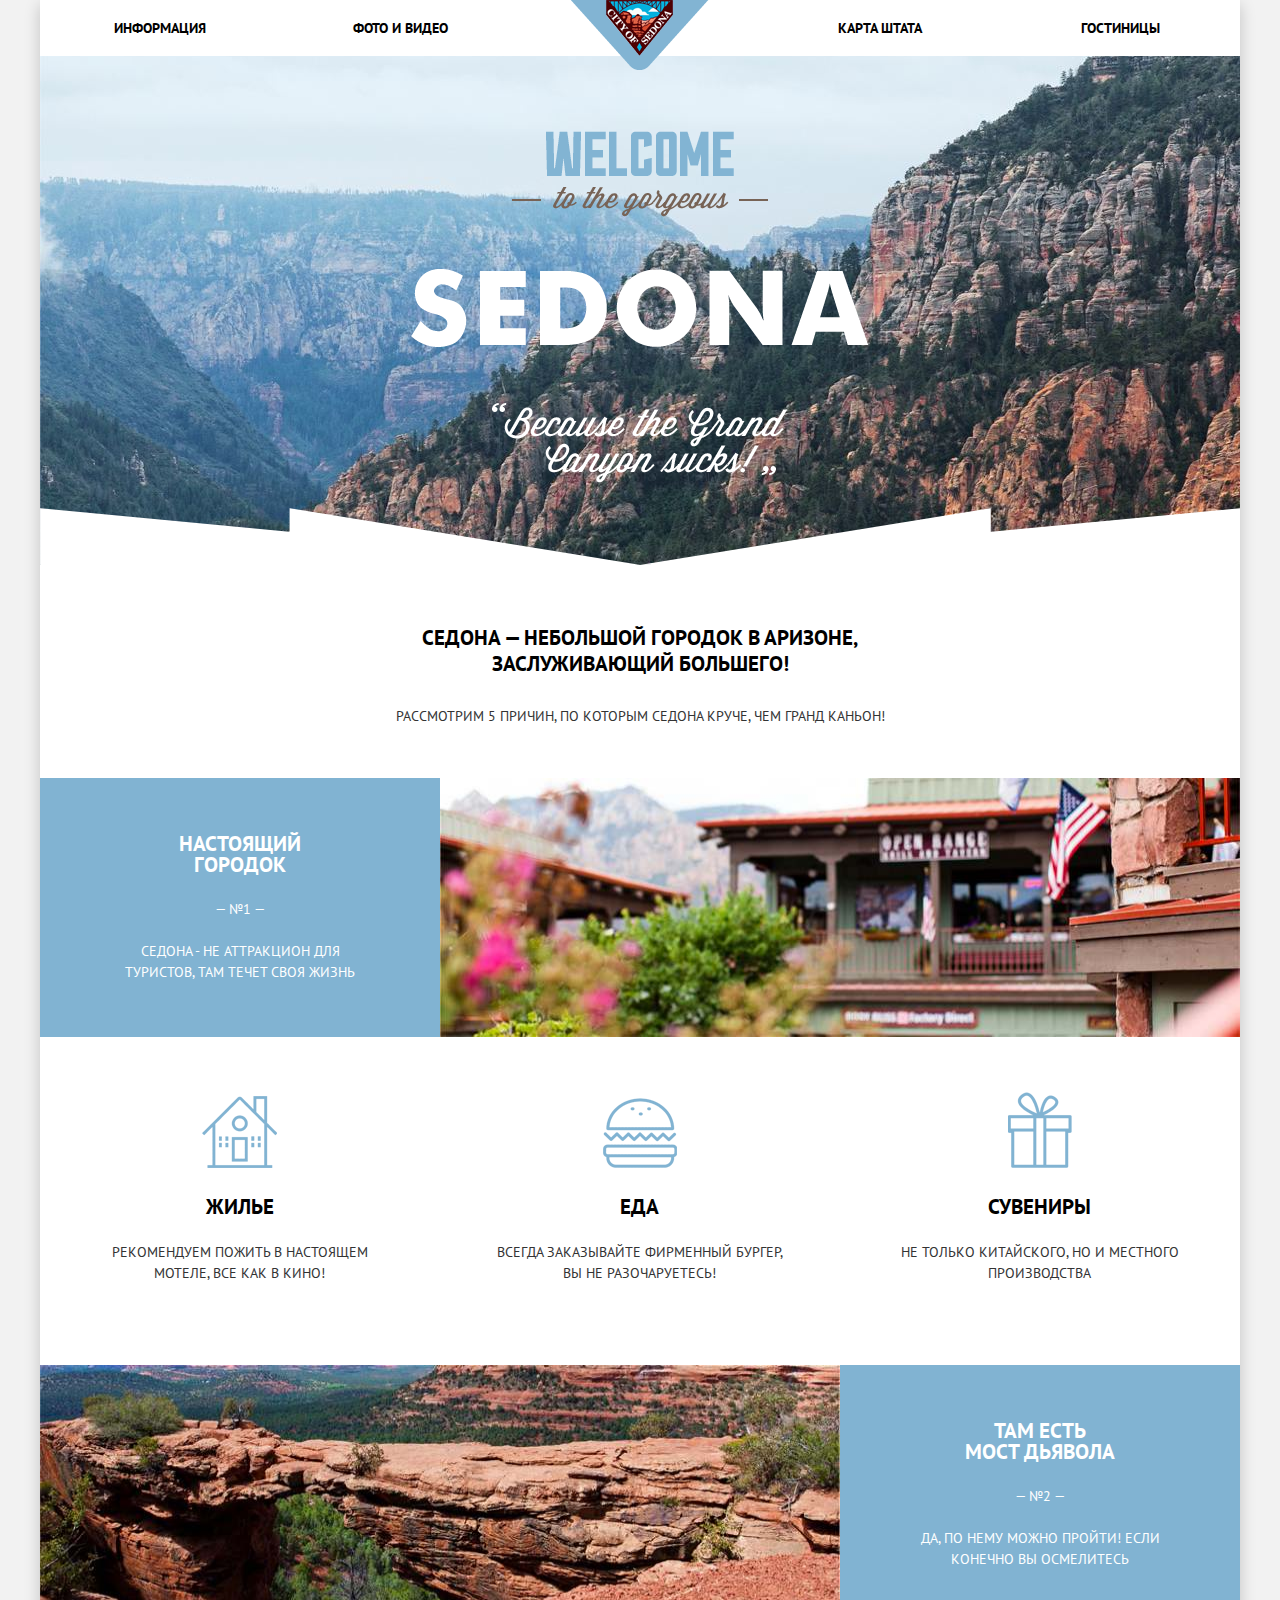
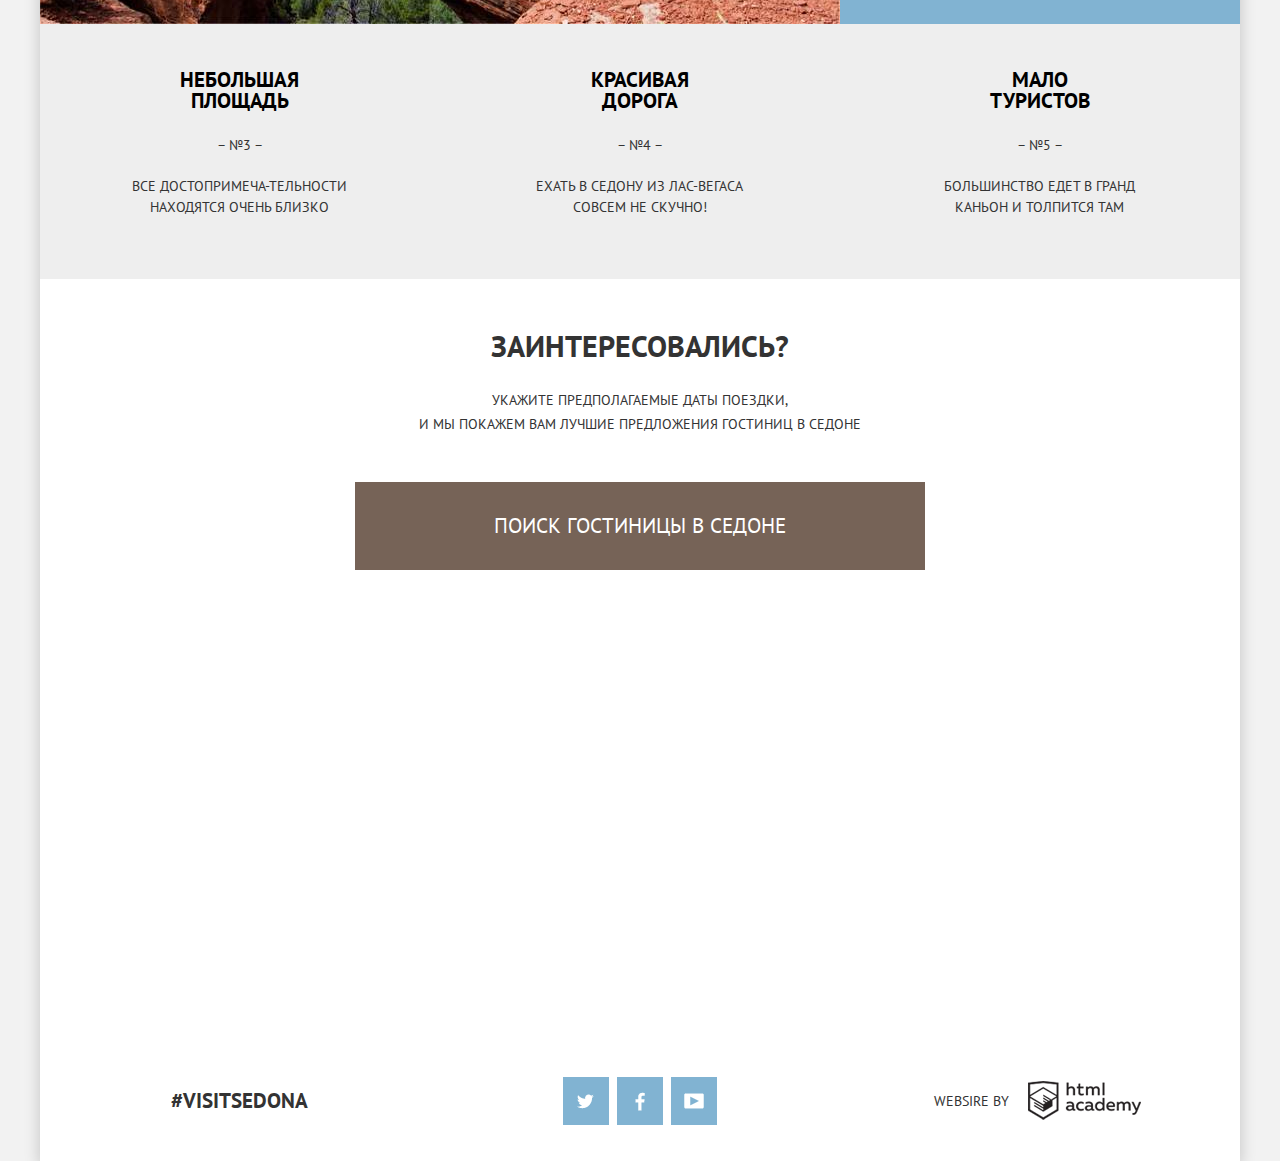
<file: index.html>
<!DOCTYPE html>
<html lang="ru">

<head>
<meta charset="utf-8">
<title>HTML Academy: Седона</title>
<link rel="stylesheet" href="css/normalize.css">
<link href="css/style.min.css" rel="stylesheet">
<link href="https://fonts.googleapis.com/css?family=PT+Sans:400,700" rel="stylesheet">
</head>
<body>
<div class="container">
<!-- Header -->
	<header class="main-header">
		<nav class="main-navigation">
		<!-- Menu -->
			<ul>
				<li><a href="sedona-hotels.html">Информация</a></li>
				<li><a href="sedona-hotels.html">Фото и видео</a></li>
				<li><a href="sedona-hotels.html">Карта штата</a></li>
				<li><a href="sedona-hotels.html">Гостиницы</a></li>
			</ul>
		</nav>
		<!-- Logo -->
		<div class="logo">
			<img src="img/logo.png" alt="logo" width="138" height="70">
		</div>
	</header>
	<div class="promo">
		<img src="img/welcome.png" alt="welcome sedona" width="458" height="352">
	</div>
	<article class="reasons">
		<div class="reason-header">
			<h1>Cедона — небольшой городок в Аризоне, заслуживающий большего!</h1>
			<p>Рассмотрим 5 причин, по которым Седона круче, чем Гранд Каньон!</p>
		</div>
		<div class="reason reason--blue">
			<div class="reason-text">
				<h2 class="reason-text--white">Настоящий городок</h2>
				<span class="reason-text--white">&mdash; №1 &mdash;</span>
				<p class="reason-text--white">Седона - не аттракцион для туристов, там течет своя жизнь</p>
			</div>
			<div class="reason-img">
				<img src="img/image2.jpg" alt="reason-picture" width="800" height="259">
			</div>
		</div>
		<div class="reason">
			<div class="reason-col reason-col-img reason-col-house">
				<h2>Жилье</h2>
				<p>Рекомендуем пожить в настоящем мотеле, все как в кино!</p>
			</div>
			<div class="reason-col reason-col-img reason-col-food">
				<h2>Еда</h2>
				<p>Всегда заказывайте фирменный бургер, Вы не разочаруетесь!</p>
			</div>
			<div class="reason-col reason-col-img reason-col-gift">
				<h2>Сувениры</h2>
				<p>Не только китайского, но и местного производства</p>
			</div>
		</div>
		<div class="reason reason--blue">
			<div class="reason-img">
				<img src="img/image1.jpg" alt="reason-picture" width="800" height="259">
			</div>
			<div class="reason-text">
				<h2 class="reason-text--white">Там есть <br> мост дьявола</h2>
				<span class="reason-text--white">&mdash; №2 &mdash;</span>
				<p class="reason-text--white">Да, по нему можно пройти! Если конечно Вы осмелитесь</p>
			</div>
		</div>
		<div class="reason reason--gray">
			<div class="reason-col reason-col--gray">
				<h2 class="reason-title">Небольшая площадь</h2>
				<p class="reason-number">– №3 –</p>
				<p>Все достопримеча-тельности находятся очень близко</p>
			</div>
			<div class="reason-col reason-col--gray">
				<h2 class="reason-title">Красивая дорога</h2>
				<p class="reason-number">– №4 –</p>
				<p>Ехать в Седону из Лас-Вегаса совсем не скучно!</p>
			</div>
			<div class="reason-col reason-col--gray">
				<h2 class="reason-title">Мало туристов</h2>
				<p class="reason-number">– №5 –</p>
				<p>Большинство едет в Гранд Каньон и толпится там</p>
			</div>
		</div>
	</article>
	<div class="search">
		<h2 class="search-title">Заинтересовались?</h2>
		<p>Укажите предполагаемые даты поездки,
		<br>и мы покажем Вам лучшие предложения гостиниц в Седоне</p>
		<a class="search-btn modal__header modal__header--clicked" href="#">Поиск гостиницы в Седоне</a>
	</div>
	<div class="popup modal__popup">

	<div class="map">
	<script type="text/javascript" charset="utf-8" async src="https://api-maps.yandex.ru/services/constructor/1.0/js/?sid=NkCrGZvV5VVaKbX_7vbwiR0x8VDN_jiU&amp;width=&amp;height=&amp;lang=ru_RU&amp;sourceType=constructor&amp;scroll=true"></script>
	</div>
	<div class="search-form-container">
		<form class="search-form" action="https://echo.htmlacademy.ru" method="post">
			<div class="form-line clearfix">
				<label for="day-in">Дата заезда:</label>
				<input class="date field" type="text" id="day-in" name="in" placeholder="24 апреля 2016" required>
				<span class="icon-calendar"></span>
			</div>
			<div class="form-line clearfix">
				<label for="day-out">Дата выезда:</label>
				<input class="date field" type="text" id="day-out" name="out" placeholder="4 июля 2016">
				<span class="icon-calendar"></span>
			</div>
			<div class="form-line clearfix">
				<div class="half-width">
					<label for="adult">Взрослые:</label>
					<div class="unit-container">
						<button class="btn minus-btn" type="button">
							<i class="icon-minus"></i>
						</button>
						<input class="unit field" type="text" name="adults" id="adult" value="2" required>
						<button class="btn plus-btn" type="button">
							<i class="icon-plus"></i>
						</button>
					</div>
				</div>
				<div class="half-width">
					<label for="children">Дети:</label>
					<div class="unit-container clearfix">
						<button class="btn minus-btn" type="button">
							<i class="icon-minus"></i>
						</button>
						<input class="unit field" type="text" name="children" id="children" value="0">
						<button class="btn plus-btn" type="button">
							<i class="icon-plus"></i>
						</button>
					</div>
				</div>
			</div>
			<div class="form-line clearfix">
				<a href="#" class="find-btn">Найти</a>
			</div>
		</form>
	</div>
	<footer class="main-footer clearfix">
		<p class="hashtag">#visitsedona</p>
		<div class="social">
			<a href="#" class="social-btn btn-twitter">twitter</a>
			<a href="#" class="social-btn btn-facebook">faceebook</a>
			<a href="#" class="social-btn btn-youtube">youtube</a>
		</div>
		<div class="copyright">
  			<span class="copyright__text">websire by</span>
  			<a class="copyright__link" href="https://htmlacademy.ru"></a>
		</div>
	</footer>
	</div>
</div>
<script type='text/javascript' src="js/script.min.js"></script>
</body>
</html>
</file>
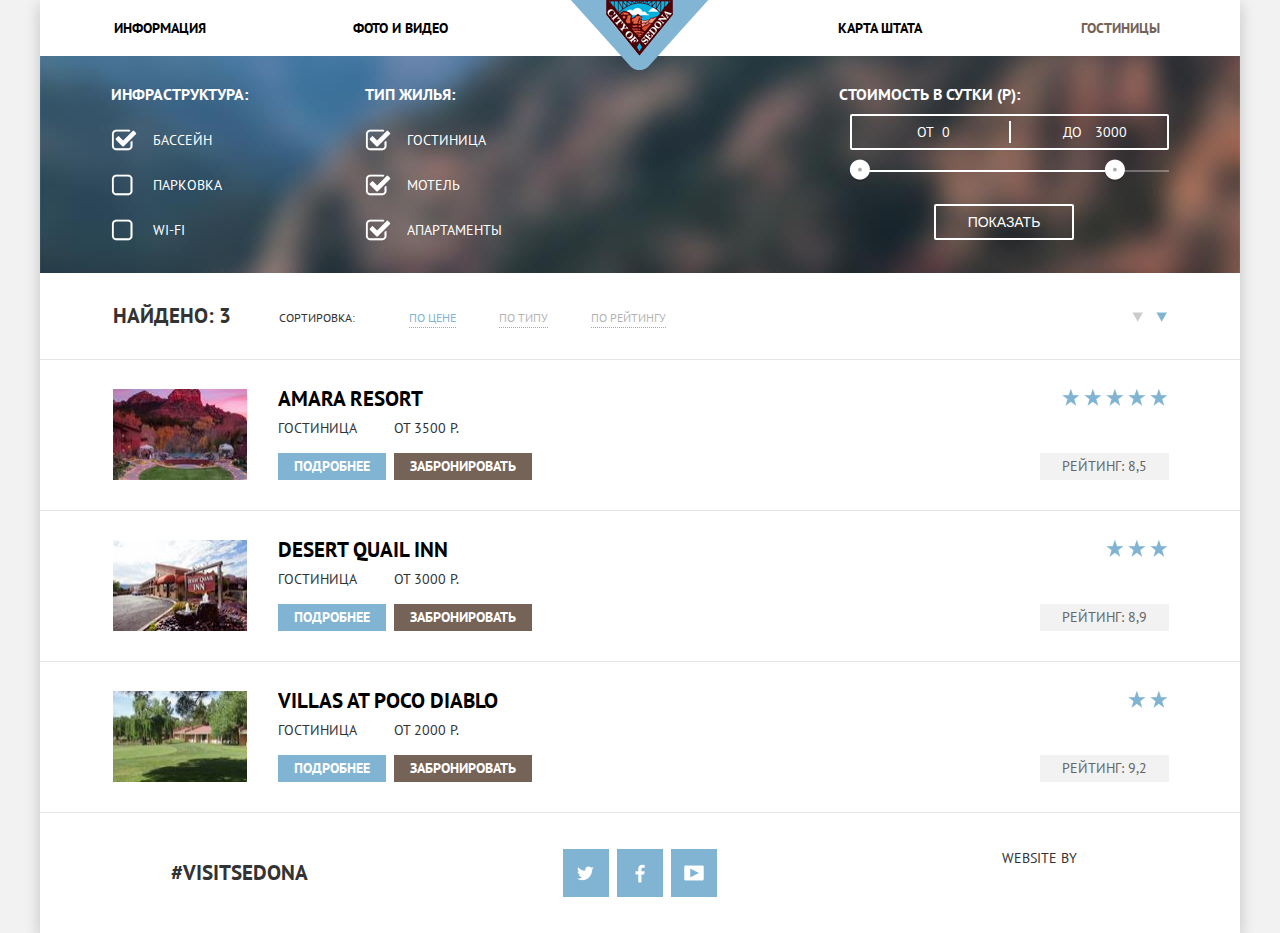
<file: sedona-hotels.html>
<!DOCTYPE html>
<html lang="ru">

<head>
<meta charset="utf-8">
<title>HTML Academy: Седона</title>
<link rel="stylesheet" href="css/normalize.css">
<link href="css/style.min.css" rel="stylesheet">
<link href="https://fonts.googleapis.com/css?family=PT+Sans:400,700" rel="stylesheet">
</head>

<body>
	<div class="container container-search">
	<!-- Header -->
		<header class="main-header">
			<nav class="main-navigation">
			<!-- Menu -->
				<ul>
					<li><a href="sedona-hotels.html">Информация</a></li>
					<li><a href="sedona-hotels.html">Фото и видео</a></li>
					<li><a href="sedona-hotels.html">Карта штата</a></li>
					<li class="active"><a href="sedona-hotels.html">Гостиницы</a></li>
				</ul>
			</nav>
			<!-- Logo -->
			<div class="logo">
				<a href="index.html"><img src="img/logo.png" alt="logo" width="138" height="70"></a>
			</div>
		</header>
		<div class="filters">
			<form action="/">
				<div class="left">
					<div class="filter-item">
						<div class="title">Инфраструктура:</div>
						<div class="checkbox">
							<input type="checkbox" name="checkbox-1" value="" id="checkbox-1" checked>
							<label for="checkbox-1">Бассейн</label>
						</div>
						<div class="checkbox">
							<input type="checkbox" name="checkbox-2" value="" id="checkbox-2">
							<label for="checkbox-2">Парковка</label>
						</div>
						<div class="checkbox">
							<input type="checkbox" name="checkbox-3" value="" id="checkbox-3">
							<label for="checkbox-3">Wi-fi</label>
						</div>
					</div>
					<div class="filter-item">
						<div class="title">Тип жилья:</div>
						<div class="checkbox">
							<input type="checkbox" name="checkbox-4" value="" id="checkbox-4" checked>
							<label for="checkbox-4">Гостиница</label>
						</div>
						<div class="checkbox">
							<input type="checkbox" name="checkbox-5" value="" id="checkbox-5" checked>
							<label for="checkbox-5">Мотель</label>
						</div>
						<div class="checkbox">
							<input type="checkbox" name="checkbox-6" value="" id="checkbox-6" checked>
							<label for="checkbox-6">Апартаменты</label>
						</div>
					</div>
				</div>
				<div class="right filter-range">
					<div class="filter-range">
						<div class="filter-range-title">Стоимость в сутки (р):</div>
						<div class="price-controls">
							<label class="min-price">от
								<input type="text" name="min-price" value="0">
							</label>
							<label class="max-price">до
								<input type="text" name="max-price" value="3000">
							</label>
						</div>
						<div class="range-controls">
							<div class="scale">
								<div class="bar"></div>
							</div>
							<div class="range-toggle range-toggle-min"></div>
							<div class="range-toggle range-toggle-max"></div>
						</div>
						<button class="btn-transparent" type="submit">Показать</button>
					</div>
				</div>
			</form>
		</div>
		<div class="results-header">
			<div class="title">Найдено: 3</div>
			<div class="sort">
				<div class="title">Сортировка:</div>
				<ul>
					<li class="active"><a href="#">По цене</a></li>
					<li><a href="#">По типу</a></li>
					<li><a href="#">По рейтингу</a></li>
				</ul>
			</div>
			<div class="arrows">
				<a href="#" class="up"></a>
				<a href="#" class="down active"></a>
			</div>
		</div>
		<div class="results-search">
			<div class="hotel clearfix">
				<div class="hotel-image">
					<img src="img/img1.jpg" alt="hotel-picture" width="135" height="91">
				</div>
				<div class="hotel-content">
					<a href="#" class="link-title">Amara Resort</a>
					<div class="clear"></div>
					<div class="hotel-btn">
						<div class="type">Гостиница</div>
						<a href="#" class="btn btn--blue">Подробнее</a>
					</div>
					<div class="hotel-btn">
						<div class="price">от 3500 р.</div>
						<a href="#" class="btn btn--brown">Забронировать</a>
					</div>
				</div>
				<div class="hotel-rating">
					<div class="rating-stars">
						<i class="icon-star"></i>
						<i class="icon-star"></i>
						<i class="icon-star"></i>
						<i class="icon-star"></i>
						<i class="icon-star"></i>
					</div>
					<p class="rating-nubmers">Рейтинг: 8,5</p>
				</div>
			</div>

			<div class="hotel clearfix">
				<div class="hotel-image">
					<img src="img/img2.jpg" alt="hotel-picture" width="135" height="91">
				</div>
				<div class="hotel-content">
					<a href="#" class="link-title">Desert Quail Inn</a>
					<div class="clear"></div>
					<div class="hotel-btn">
						<div class="type">Гостиница</div>
						<a href="#" class="btn btn--blue">Подробнее</a>
					</div>
					<div class="hotel-btn">
						<div class="price">от 3000 р.</div>
						<a href="#" class="btn btn--brown">Забронировать</a>
					</div>
				</div>
				<div class="hotel-rating">
					<div class="rating-stars">
						<i class="icon-star"></i>
						<i class="icon-star"></i>
						<i class="icon-star"></i>
					</div>
					<p class="rating-nubmers">Рейтинг: 8,9</p>
				</div>
			</div>
			<div class="hotel clearfix">
				<div class="hotel-image">
					<img src="img/img3.jpg" alt="hotel-picture" width="135" height="91">
				</div>
				<div class="hotel-content">
					<a href="#" class="link-title">Villas at Poco Diablo</a>
					<div class="clear"></div>
					<div class="hotel-btn">
						<div class="type">Гостиница</div>
						<a href="#" class="btn btn--blue">Подробнее</a>
					</div>
					<div class="hotel-btn">
						<div class="price">от 2000 р.</div>
						<a href="#" class="btn btn--brown">Забронировать</a>
					</div>
				</div>
				<div class="hotel-rating">
					<div class="rating-stars">
						<i class="icon-star"></i>
						<i class="icon-star"></i>
					</div>
					<p class="rating-nubmers">Рейтинг: 9,2</p>
				</div>
			</div>
		</div>

		<footer class="main-footer clearfix">
			<p class="hashtag">#visitsedona</p>
			<div class="social">
				<a href="#" class="social-btn btn-twitter">twitter</a>
				<a href="#" class="social-btn btn-facebook">faceebook</a>
				<a href="#" class="social-btn btn-youtube">youtube</a>
			</div>
			<div class="copyright">website by
				<a href="#" title="HTML Academy"></a>
			</div>
		</footer>



	</div>

</body>

</html>
</file>
<file: css/style.min.css>
body{font-size:14px;line-height:21px;color:#333;font-weight:400;font-family:"PT Sans","Tahoma","sans-serif";text-transform:uppercase;background:#f2f2f2}*{box-sizing:border-box}.reason-col h2,.reason-header h1{font-size:21px;color:#000;font-weight:700}.reason-header h1{margin:0;line-height:26px}.reason-col h2{line-height:21px}.container{max-width:1200px;margin:0 auto;position:relative;box-shadow:0 5px 15px rgba(0,1,1,.2);padding-top:56px;background:#fff;overflow:hidden}.container.container-search{padding-bottom:120px}.clearfix::after{content:"";display:table;clear:both}.main-header{height:70px;overflow:hidden;position:fixed;top:0;left:0;z-index:9;width:100%}.main-navigation{position:relative;margin:0 auto;background:#fff;height:56px;max-width:1200px}.main-navigation ul{margin:0;padding:0;list-style:none;height:100%;font-size:0}.main-navigation li{display:inline-block;vertical-align:middle;font-size:14px;font-weight:700;line-height:56px;text-align:center;width:20%}.main-navigation a{display:block;padding:0;color:#000;text-decoration:none}.main-navigation li:nth-child(2){width:40%;padding-right:20%}.main-navigation a:hover{color:#81b3d2}.main-navigation a:active{color:#000;opacity:.3}.active a{color:#766357}.logo{position:absolute;left:50%;top:0;margin-left:-69px;z-index:3}.promo{position:relative;height:509px;padding-top:75px;text-align:center;z-index:2;background:#3f7da6 url(../img/background-photo.jpg) no-repeat 0 -55px}.promo:after{content:'';position:absolute;left:0;bottom:0;margin:0 auto;height:57px;width:1200px;background:url(../img/mask-triangles.png) no-repeat 50% 0;background-color:transparent}.reasons{margin:0;padding:0;font-size:0;line-height:0}.reason,.reason-header{text-align:center;overflow:hidden}.reason-header{padding-top:60px;width:490px;margin:0 auto;font-size:14px}.reason-header p{margin:26px 0 49px;font-size:14px;line-height:26px;overflow:hidden;position:relative;font-family:"PT Sans","Tahoma","sans-serif";color:#333}.reason{margin:0;font-size:0;line-height:0;padding:0;vertical-align:middle}.reason--blue{background:#81b3d2}.reason-text{display:inline-block;box-sizing:border-box;padding:54px 65px 40px;width:400px;top:50%;text-align:center;font-size:14px;line-height:21px;background-color:#81b3d2;vertical-align:top}.reason-text h2{width:200px;margin:1px auto 24px}.reason-text p{margin-top:21px}.reason-text--white{color:#fff}.reason-img{display:inline-block;width:calc(100% - 400px);height:256px;vertical-align:top}.reason-col{display:block;float:left;width:33.33%;box-sizing:border-box;position:relative;margin:55px auto 81px;padding:76px 55px 0;font-size:14px;line-height:21px}.reason-col-img::before{content:'';position:absolute;left:50%;top:0;width:76px;height:76px;margin-left:-38px;background:url(../img/sprites-icons.png) no-repeat}.reason-col-house::before{background-position:0 -304px}.reason-col-food::before{background-position:0 0}.reason-col-gift::before{background-position:0 -152px}.reason-col h2{margin:28px auto 25px}.reason-col p{margin:0}.reason--gray{background:#eee}.reason-col--gray{margin:0;padding:45px 90px 61px}.reason-col--gray h2{margin:0 0 24px;padding:0 40px}.reason-col--gray .reason-number{margin:0 0 20px}.search{position:relative;z-index:1;width:570px;margin:55px auto 0;text-align:center}.search-title{font-size:30px;line-height:24px;margin:0 0 30px}.search p{margin:20px 50px;line-height:24px}.search-btn{position:relative;z-index:2;display:block;margin-top:46px;padding:31px;font-size:21px;line-height:26px;background:#766357;color:#fff;text-decoration:none}.popup{width:1200px;margin:0 auto;text-align:center;height:591px;position:relative}.popup .map{position:absolute;top:0;left:0;width:100%;height:100%;z-index:0}.popup .search-form-container{display:none;width:570px;background:#fff;position:relative;margin:0 auto;padding:55px;box-shadow:0 7px 15px rgba(0,1,1,.15)}.popup,.popup.modal__popup--active .search-form-container,.search-form-invisible,.search-form-visible{display:block}.search-form .form-line{position:relative;width:100%;margin-bottom:29px}.search-form .form-line:last-child{margin-bottom:0}.sreach-form .form-line:nth-child(2){margin-bottom:30px}.search-form label{float:left;font-size:14px;line-height:26px;font-weight:700;padding:6px 0}.search-form .field{float:right;padding:0 10px;border:none;outline:none;box-sizing:border-box;text-transform:uppercase;background:#f2f2f2;height:38px;color:#000;font-weight:700;font-family:"PT Sans","Tahoma","sans-serif"}.search-form .field::-ms-clear{display:none}.search-form .field:hover{background:#ebebeb}.search-form .field:focus{background:#fff;outline:2px solid #e5e5e5}.search-form .date{width:346px}.icon-calendar{display:block;position:absolute;width:22px;height:22px;border:none;top:50%;margin-top:-11px;right:0;margin-right:7px;cursor:pointer;background-position:-5px -152px;background-image:url(../img/spritesheet.png);background-repeat:no-repeat;background-color:transparent;font-size:0;outline:none}.icon-calendar:hover{background-position:-5px -216px}.icon-calendar:active{background-position:-5px -184px}.search-form .half-width{display:block;width:50%;float:left}.half-width .unit{width:117px;padding-left:55px;padding-right:50px}.half-width:last-child label{margin-left:50px}.unit-container{position:relative;overflow:hidden;float:right}.unit-container .btn{position:absolute;display:block;margin:0;padding:7px;width:11px;height:11px;border:none;background-image:url(../img/spritesheet.png);cursor:pointer;background-color:transparent;outline:none}.btn.minus-btn{top:14px;left:13px;background-position:-5px -337px}.btn.minus-btn:hover{background-position:-5px -363px}.btn.minus-btn:active{background-position:-5px -350px}.btn.plus-btn{top:14px;right:13px;background-position:-5px -380px}.btn.plus-btn:hover{background-position:-5px -422px}.btn.plus-btn:active{background-position:-5px -401px}.search-form .find-btn{display:block;width:458px;margin:54px auto 0;padding:16px 10px;box-sizing:border-box;font-size:21px;line-height:26px;text-transform:uppercase;color:#fff;background:#81b3d2;border:none;text-decoration:none;outline:none;font-weight:700;cursor:pointer}.search-form .find-btn:hover{background:#669ec0}.search-form .find-btn:active{background:#5496bd}.find-btn:active span{opacity:.3}.main-footer{position:absolute;bottom:0;left:0;width:100%;height:120px;background:rgba(255,255,255,.9)}.hashtag{margin:0;text-align:center}.copyright,.hashtag,.social{float:left;width:33.33%}.hashtag{font-size:21px;line-height:26px;color:#333;text-decoration:none;padding:47px 0;font-weight:700}.copyright,.social{margin:0 auto;padding:0;text-align:center}.social-btn{position:relative;display:inline-block;vertical-align:top;margin:36px 2px;width:46px;height:48px;background-color:#81b3d2;color:transparent;overflow:hidden}.social-btn:after{content:'';position:absolute;top:0;left:0;width:100%;height:100%;background-repeat:no-repeat;background-position:center}.social-btn.btn-twitter:after{background-image:url(../img/_0003s_0003_t.png)}.social-btn.btn-facebook:after{background-image:url(../img/_0003s_0004_f.png)}.social-btn.btn-youtube:after{background-image:url(../img/_0003s_0005_y.png)}.social-btn:hover{background-color:#669ec0}.social-btn:active{background-color:#5496bd}.social-btn:active:after{opacity:.3}.copyright{padding-top:35px}.copyright__link,.copyright__text{display:inline-block;vertical-align:middle}.copyright__text{margin-right:10px}.copyright__link{width:123px;height:50px;background-image:url(../img/spritesheet.png)}.copyright__link:hover{background-position:0 -98px}.copyright__link:focus{background-position:0 -49px}.filters{overflow:hidden;width:100%;min-height:215px;background:#3f7da6 url(../img/background.jpg) center;background-size:cover;padding:28px 71px 8px}.filter-item,.filters .left{float:left;width:49%}.filters .right{float:right;width:330px;text-align:center;color:#fff}.filter-range-title{margin-bottom:9px;text-align:left;font-weight:600;font-size:16px;line-height:21px}.price-controls,.range-controls{position:relative;margin-left:11px}.price-controls{height:36px;font-size:0;border:2px solid #fff;border-radius:2px;margin-bottom:20px}.price-controls::after{content:"";position:absolute;top:50%;left:50%;width:2px;height:22px;background:#fff;transform:translate(-50%,-50%)}.price-controls label{display:inline-block;font-size:14px;line-height:30px;vertical-align:top;cursor:pointer;padding:0 0 0 45px}.price-controls .max-price,.price-controls .min-price{width:50%}.price-controls .max-price{padding:0 0 0 29px}.price-controls input{width:50px;margin:0 0 0 3px;color:inherit;font:inherit;background:0 0;border:none;outline:none}.max-price input{margin:0 0 0 7px}.range-controls{margin-bottom:32px}.range-controls .scale{height:2px;background:rgba(255,255,255,.3)}.range-controls .bar{width:80%;height:2px;background:#fff}.range-toggle{position:absolute;display:block;top:0;left:0;width:21px;height:23px;margin:-11px 0 0 -1px;background:url(../img/drag.png);cursor:pointer}.filter-price-drag .max:hover,.filter-price-drag .min:hover,.range-toggle:hover{background-position:-21px 0}.range-toggle-min{left:0}.range-toggle-max{left:80%}.btn-transparent{display:block;margin:0 auto;padding:6px 32px;font-size:14px;line-height:20px;color:#fff;text-transform:uppercase;background:0 0;border:2px solid #fff;border-radius:2px;cursor:pointer}.btn-transparent:hover{color:#000;background:#fff}.filters .title{font-size:16px;line-height:21px;color:#fff;font-weight:700;margin-bottom:25px}.checkbox{width:100%;margin-bottom:23px}.checkbox input{display:none}.checkbox label{color:#fff;padding:0 0 0 42px;min-height:22px;position:relative;cursor:pointer;display:block}.checkbox label:before{content:'';position:absolute;top:-1px;left:0;width:26px;height:22px;display:block;background:url(../img/spritesheet.png) no-repeat;background-repeat:no-repeat;background-position:-5px -280px}.checkbox input[type=checkbox]:checked+label:before{background-position:-5px -248px}.checkbox input[type=checkbox]:disabled+label:before{opacity:.3}.right .title{margin-bottom:10px;text-align:left}.filter-price{position:relative;overflow:hidden;border:2px solid #fff;border-radius:2px;color:#fff;text-align:center;padding:6px 0}.filter-price:after{content:'';display:block;position:absolute;top:7px;left:50%;margin:0 0 0 -1px;width:2px;height:calc(100% - 14px);background:#fff}.filter-price .from,.filter-price .to{float:left;width:50%}.filter-price-drag{position:relative;margin:20px 0 0;width:100%;height:2px;background:rgba(255,255,255,.3)}.filter-price-drag .line{height:2px;width:85%;background:#fff}.filter-price-drag .max,.filter-price-drag .min{position:absolute;display:block;top:0;left:0;width:21px;height:23px;margin:-11px 0 0 -1px;background:url(../img/drag.png);cursor:pointer}.filter-price-drag .max{left:85%}.btn-filter{position:relative;overflow:hidden;border:2px solid #fff;border-radius:2px;color:#fff;text-align:center;padding:8px 0;min-width:137px;text-transform:uppercase;background:0 0;margin-top:30px;cursor:pointer;outline:none}.btn-filter:hover{background:#fff;color:#000}.results-header{overflow:hidden;padding:30px 73px;border-bottom:1px solid #e5e5e5}.results-header>.title{font-size:21px;line-height:26px;font-weight:700;float:left;margin-top:0;margin-right:45px}.results-header .sort{float:left;width:50%;font-size:12px;line-height:18px;margin-top:6px;margin-left:3px}.sort .title{float:left;margin-right:54px}.sort ul{list-style:none;margin:0;padding:0}.sort li{display:inline-block;vertical-align:top;padding:0;margin:0 40px 0 0;border-bottom:1px dotted #81b3d2}.sort a{color:#000;text-decoration:none;opacity:.3}.sort a:hover{color:#81b3d2;opacity:1}.sort .active a,.sort a:active{color:#000;opacity:1;text-decoration:none}.sort .active a{color:#81b3d2}.results-header .arrows{float:right;font-size:0;margin-top:9px;overflow:hidden;height:10px}.results-header .arrows a{display:inline-block;vertical-align:top;width:11px;height:10px;margin-left:13px;background:url(../img/arrow.png) no-repeat}a.up{background-position:-10px -20px}a.up:hover{background-position:-10px -10px}a.up.active,a.up:active{background-position:-10px 0}a.down{background-position:0 0}a.down:hover{background-position:0 -10px}a.down.active,a.down:active{background-position:0 -20px}.results-search,.sort ul{overflow:hidden}.hotel{padding:29px 71px 30px 73px;border-bottom:1px solid #e5e5e5}.hotel-image{float:left;overflow:hidden;width:134px;height:91px;margin-right:31px}.hotel-content{overflow:hidden;float:left;width:calc(50%)}.link-title{font-size:21px;line-height:26px;text-decoration:none;color:#000;font-weight:700;margin:-3px 0 0;display:inline-block;vertical-align:top}.link-title:hover{color:#81b3d2}.link-title:active{color:#000;opacity:.3}.hotel-btn{float:left;margin-right:8px;margin-left:0}.hotel-btn .btn,.hotel-btn .price,.hotel-btn .type{font-size:14px;line-height:21px;margin:6px 0 14px}.hotel-btn .btn{display:inline-block;vertical-align:top;text-decoration:none;color:#fff;width:auto;padding:3px 16px;font-weight:700;margin:0}.hotel-btn .btn--blue{background:#81b3d2}.hotel-btn .btn--blue:hover{background:#669ec0}.hotel-btn .btn--blue:active{background:#5496bd;color:rgba(255,255,255,.3)}.hotel-btn .btn--brown{background:#766357}.hotel-btn .btn--brown:hover{background:#604e43}.hotel-btn .btn--brown:active{background:#503e33;color:rgba(255,255,255,.3)}.hotel-rating{overflow:hidden;float:right;text-align:right}.rating-stars{overflow:hidden;font-size:0;height:17px}.rating-stars .icon-star{display:inline-block;vertical-align:top;width:22px;height:17px;background:url(../img/star.png);margin:0}.rating-nubmers{display:inline-block;font-size:14px;line-height:21px;text-decoration:none;color:#666;width:auto;padding:3px 22px;background:#f2f2f2;margin:47px 0 0}
</file>
